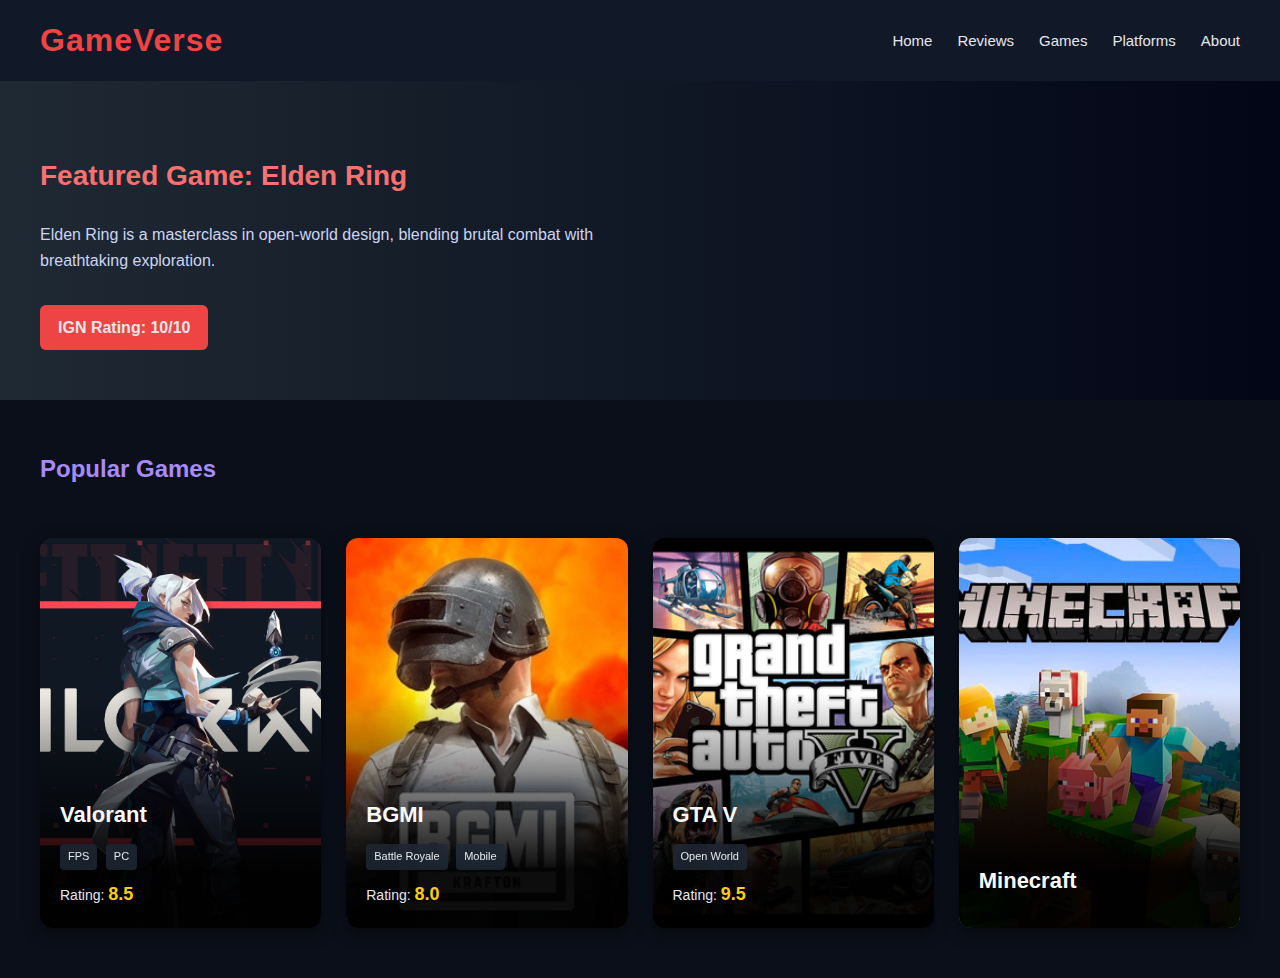
<file: index.html>
<!DOCTYPE html>
<html lang="en">
<head>
    <meta charset="UTF-8">
    <title>GameVerse | IGN-style Gaming Hub</title>
    <link rel="stylesheet" href="style.css">
</head>

<body>

<nav>
    <h1>GameVerse</h1>
    <ul>
        <li><a href="index.html">Home</a></li>
        <li><a href="reviews.html">Reviews</a></li>
        <li><a href="games.html">Games</a></li>
        <li><a href="platforms.html">Platforms</a></li>
        <li><a href="about.html">About</a></li>
    </ul>
</nav>

<main class="page">

    <section class="featured">
        <h2>Featured Game: Elden Ring</h2>
        <p>
            Elden Ring is a masterclass in open-world design, blending brutal combat
            with breathtaking exploration.
        </p>
        <div class="rating-box">IGN Rating: 10/10</div>
    </section>

    <h2 class="section-title">Popular Games</h2>

    <section class="games">
        <a href="#" class="game-link">
            <div class="game-card img-valorant">
                <div class="game-card-content">
                    <h3>Valorant</h3>
                    <div class="tags">
                        <span class="tag">FPS</span>
                        <span class="tag">PC</span>
                    </div>
                    <div class="score">Rating: <span>8.5</span></div>
                </div>
            </div>
        </a>

        <a href="#" class="game-link">
            <div class="game-card img-bgmi">
                <div class="game-card-content">
                    <h3>BGMI</h3>
                    <div class="tags">
                        <span class="tag">Battle Royale</span>
                        <span class="tag">Mobile</span>
                    </div>
                    <div class="score">Rating: <span>8.0</span></div>
                </div>
            </div>
        </a>

        <a href="#" class="game-link">
            <div class="game-card img-gta">
                <div class="game-card-content">
                    <h3>GTA V</h3>
                    <div class="tags">
                        <span class="tag">Open World</span>
                    </div>
                    <div class="score">Rating: <span>9.5</span></div>
                </div>
            </div>
        </a>

        <a href="#" class="game-link">
            <div class="game-card img-minecraft">
                <div class="game-card-content">
                    <h3>Minecraft</h3>
                    <div class="tags">
</file>
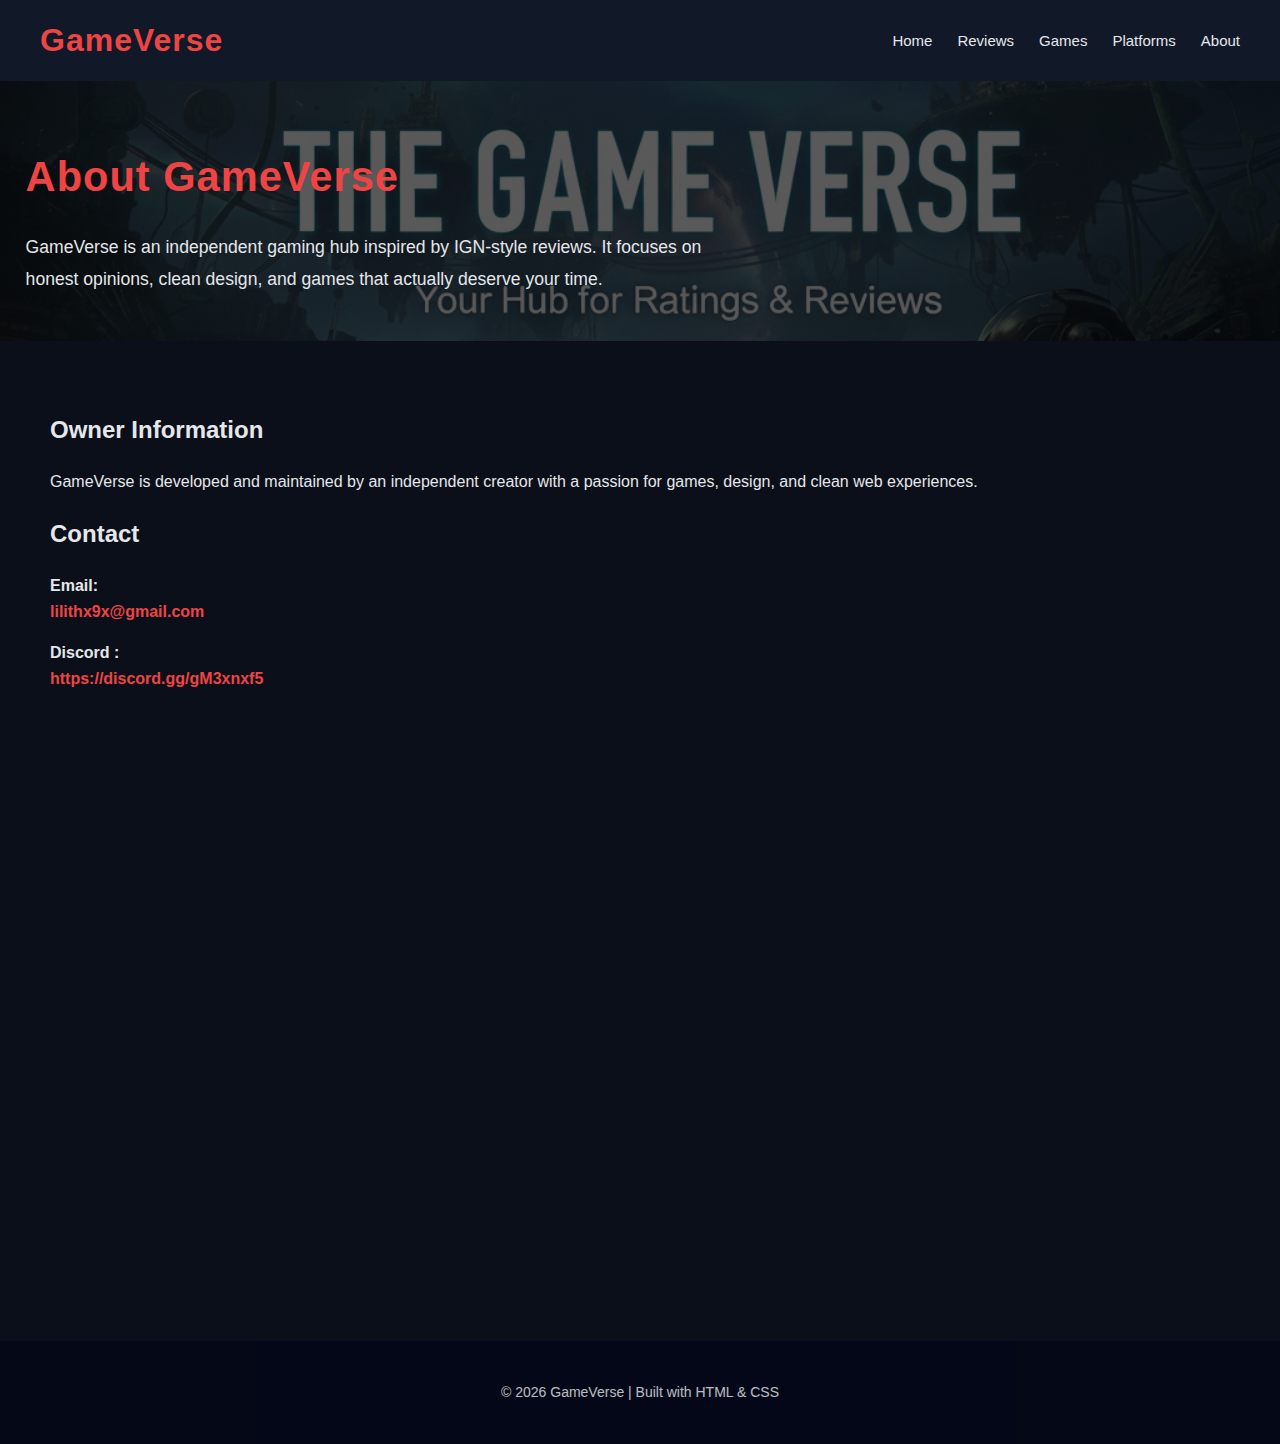
<file: about.html>
<!DOCTYPE html>
<html lang="en">
<head>
    <meta charset="UTF-8">
    <title>About | GameVerse</title>
    <link rel="stylesheet" href="style.css">
</head>

<body>

<nav>
    <h1>GameVerse</h1>
    <ul>
        <li><a href="index.html">Home</a></li>
        <li><a href="reviews.html">Reviews</a></li>
        <li><a href="games.html">Games</a></li>
        <li><a href="platforms.html">Platforms</a></li>
        <li><a href="about.html">About</a></li>
    </ul>
</nav>

<section class="about-gameverse">
    <div class = "about-content">
        <h2>About GameVerse</h2>
        <p>
            GameVerse is an independent gaming hub inspired by IGN-style reviews.
            It focuses on honest opinions, clean design, and games that actually
            deserve your time.
        </p>
    </div>
</section>

<div class="container">
    <div class="info">
        <h2>Owner Information</h2>
        <p>
            GameVerse is developed and maintained by an independent creator
            with a passion for games, design, and clean web experiences.
        </p>

        <h2>Contact</h2>

        <p>
            <strong>Email:</strong><br>
            <a href="mailto:lilithx9x@gmail.com" class="back">
                lilithx9x@gmail.com
            </a>
        </p>

        <p>
            <strong>Discord :</strong><br>
            <a href="https://discord.gg/gM3xnxf5" class="back" target="_blank">
                https://discord.gg/gM3xnxf5
            </a>
        </p>

    </div>
</div>

<footer>
    © 2026 GameVerse | Built with HTML & CSS
</footer>

</body>
</html>
</file>
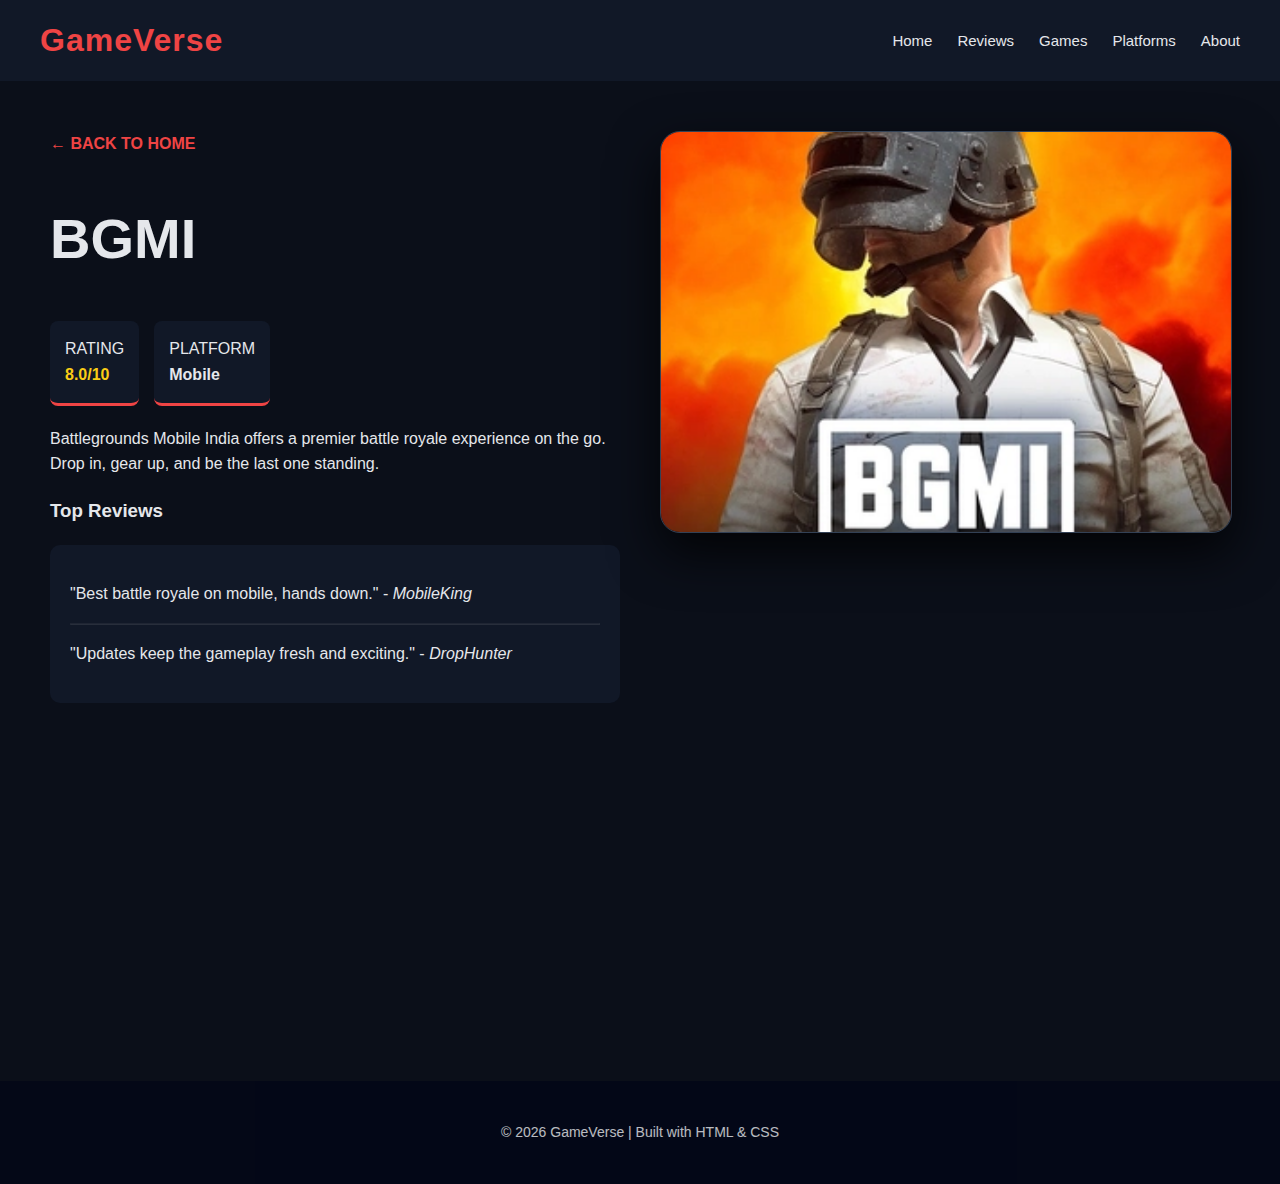
<file: bgmi.html>
<!DOCTYPE html>
<html lang="en">
<head>
    <meta charset="UTF-8">
    <title>BGMI | GameVerse</title>
    <link rel="stylesheet" href="style.css">
</head>

<body>

<nav>
    <h1>GameVerse</h1>
    <ul>
        <li><a href="index.html">Home</a></li>
        <li><a href="reviews.html">Reviews</a></li>
        <li><a href="games.html">Games</a></li>
        <li><a href="platforms.html">Platforms</a></li>
        <li><a href="about.html">About</a></li>
    </ul>
</nav>

<div class="container">
    <div class="info">
        <a href="index.html" class="back">← BACK TO HOME</a>

        <h1 style="font-size: 3.5rem;">BGMI</h1>

        <div class="stat-bar">
            <div class="stat">
                <span>RATING</span><br>
                <strong style="color:#facc15">8.0/10</strong>
            </div>
            <div class="stat">
                <span>PLATFORM</span><br>
                <strong>Mobile</strong>
            </div>
        </div>

        <p>
            Battlegrounds Mobile India offers a premier battle royale experience on the go.
            Drop in, gear up, and be the last one standing.
        </p>

        <h3>Top Reviews</h3>
        <div class="review-box">
            <p>"Best battle royale on mobile, hands down." - <em>MobileKing</em></p>
            <hr style="opacity:0.1">
            <p>"Updates keep the gameplay fresh and exciting." - <em>DropHunter</em></p>
        </div>
    </div>

    <div class="visual">
        <img src="bgmi.jpg" alt="BGMI" class="game-image">
    </div>
</div>

<footer>
    © 2026 GameVerse | Built with HTML & CSS
</footer>

</body>
</html>
</file>
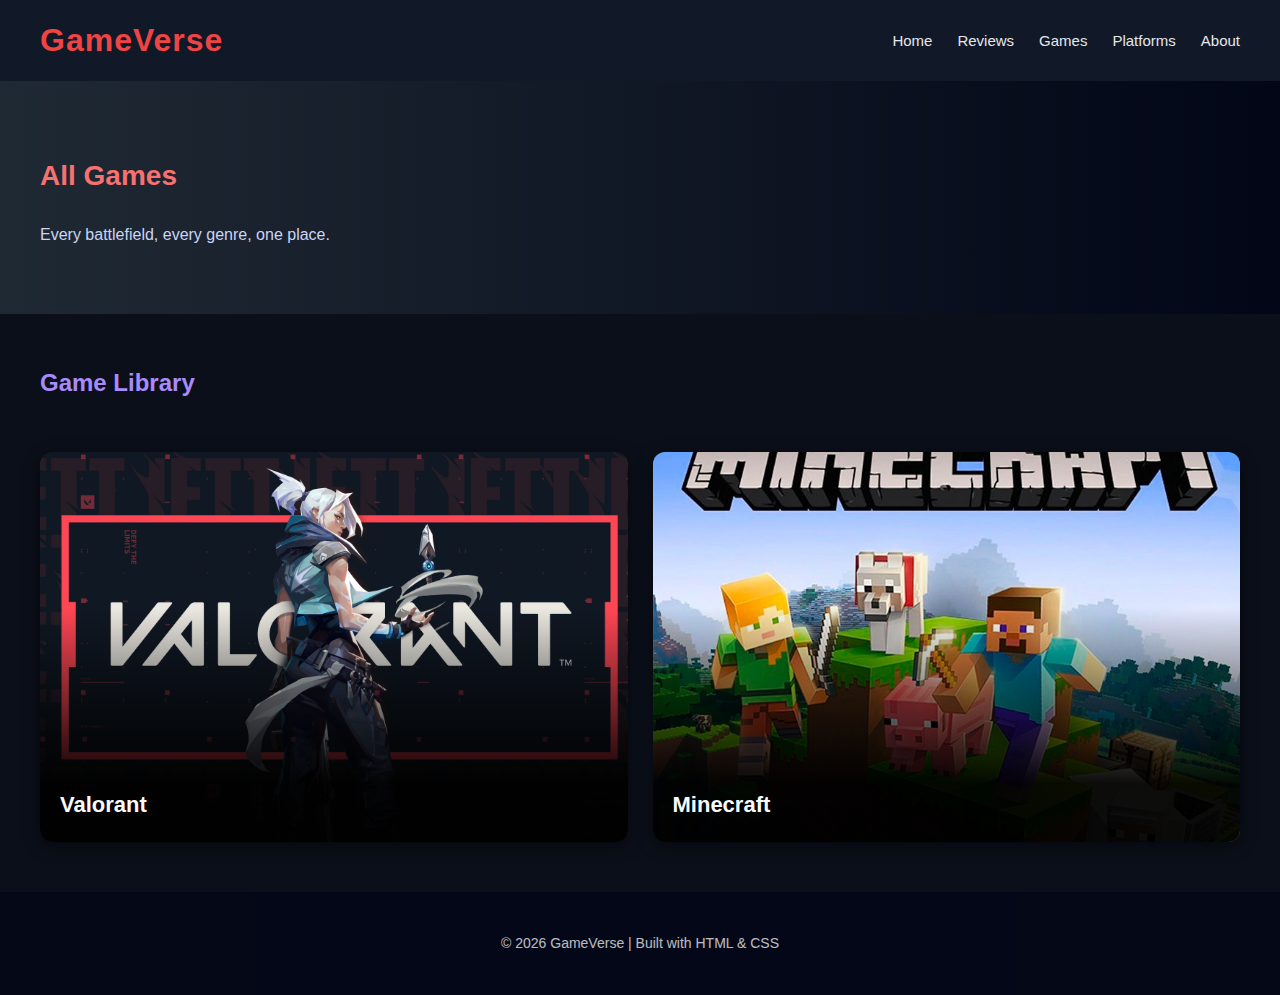
<file: games.html>
<!DOCTYPE html>
<html lang="en">
<head>
    <meta charset="UTF-8">
    <title>Games | GameVerse</title>
    <link rel="stylesheet" href="style.css">
</head>

<body>

<nav>
    <h1>GameVerse</h1>
    <ul>
        <li><a href="index.html">Home</a></li>
        <li><a href="reviews.html">Reviews</a></li>
        <li><a href="games.html">Games</a></li>
        <li><a href="platforms.html">Platforms</a></li>
        <li><a href="about.html">About</a></li>
    </ul>
</nav>

<section class="featured">
    <h2>All Games</h2>
    <p>Every battlefield, every genre, one place.</p>
</section>

<h2 class="section-title">Game Library</h2>

<section class="games">
    <a href="valorant.html" class="game-link">
        <div class="game-card img-valorant">
            <div class="game-card-content">
                <h3>Valorant</h3>
            </div>
        </div>
    </a>

    <a href="minecraft.html" class="game-link">
        <div class="game-card img-minecraft">
            <div class="game-card-content">
                <h3>Minecraft</h3>
            </div>
        </div>
    </a>
</section>

<footer>
    © 2026 GameVerse | Built with HTML & CSS
</footer>

</body>
</html>
</file>
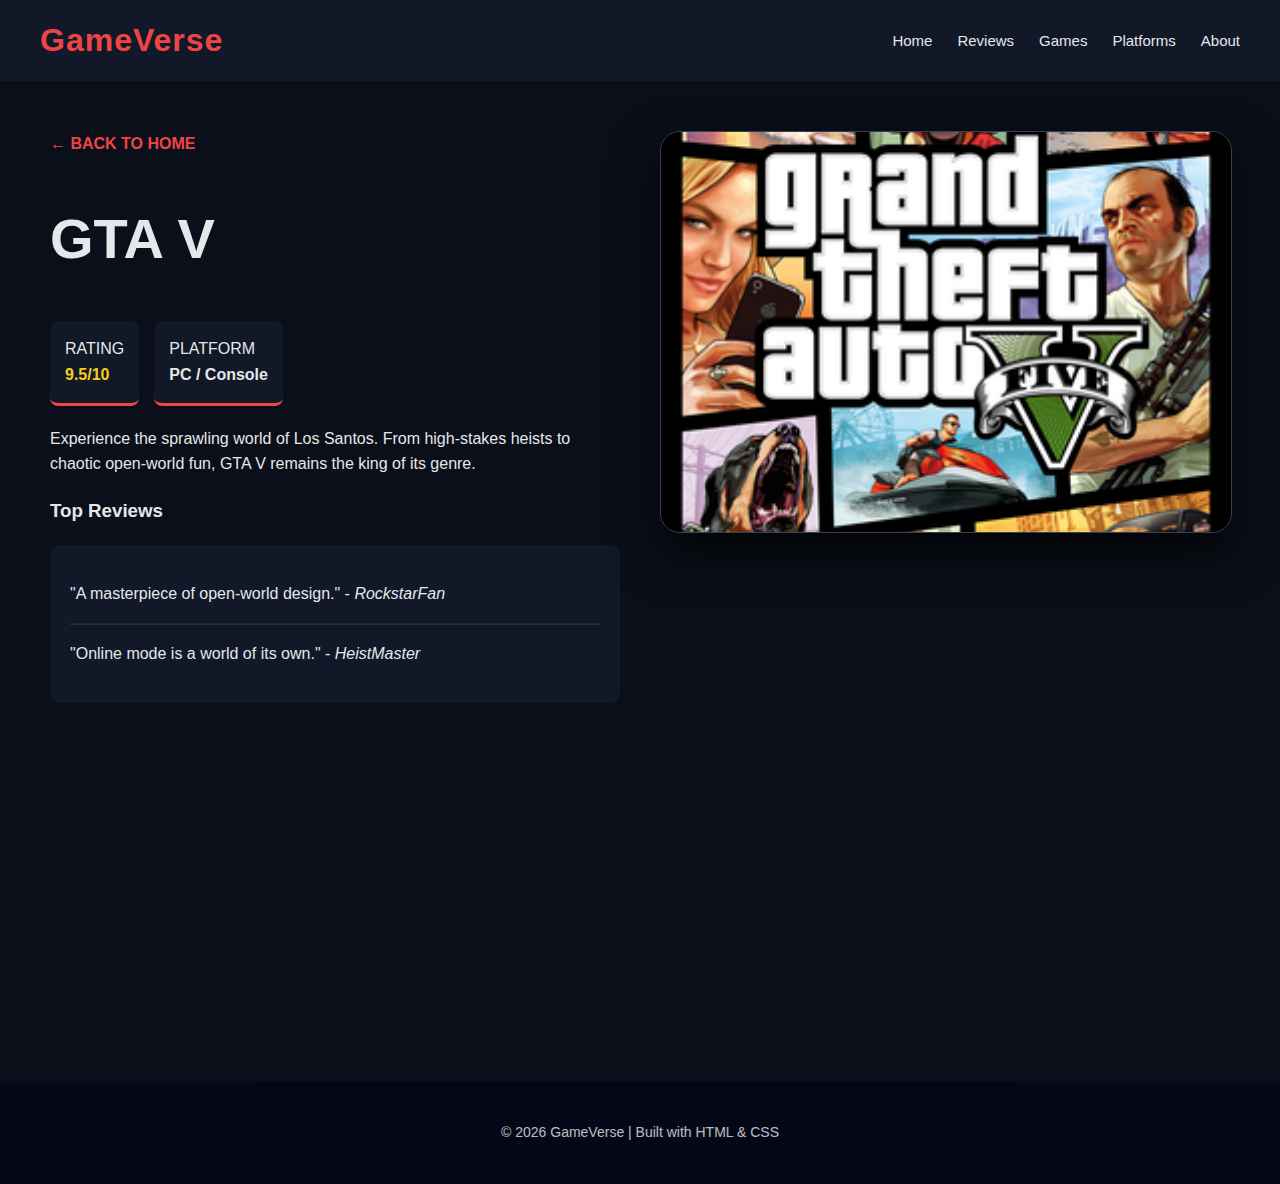
<file: gta.html>
<!DOCTYPE html>
<html lang="en">
<head>
    <meta charset="UTF-8">
    <title>GTA V | GameVerse</title>
    <link rel="stylesheet" href="style.css">
</head>

<body>

<nav>
    <h1>GameVerse</h1>
    <ul>
        <li><a href="index.html">Home</a></li>
        <li><a href="reviews.html">Reviews</a></li>
        <li><a href="games.html">Games</a></li>
        <li><a href="platforms.html">Platforms</a></li>
        <li><a href="about.html">About</a></li>
    </ul>
</nav>

<div class="container">
    <div class="info">
        <a href="index.html" class="back">← BACK TO HOME</a>

        <h1 style="font-size: 3.5rem;">GTA V</h1>

        <div class="stat-bar">
            <div class="stat">
                <span>RATING</span><br>
                <strong style="color:#facc15">9.5/10</strong>
            </div>
            <div class="stat">
                <span>PLATFORM</span><br>
                <strong>PC / Console</strong>
            </div>
        </div>

        <p>
            Experience the sprawling world of Los Santos. From high-stakes heists
            to chaotic open-world fun, GTA V remains the king of its genre.
        </p>

        <h3>Top Reviews</h3>
        <div class="review-box">
            <p>"A masterpiece of open-world design." - <em>RockstarFan</em></p>
            <hr style="opacity:0.1">
            <p>"Online mode is a world of its own." - <em>HeistMaster</em></p>
        </div>
    </div>

    <div class="visual">
        <img src="gta.jpg" alt="GTA V" class="game-image">
    </div>
</div>

<footer>
    © 2026 GameVerse | Built with HTML & CSS
</footer>

</body>
</html>
</file>
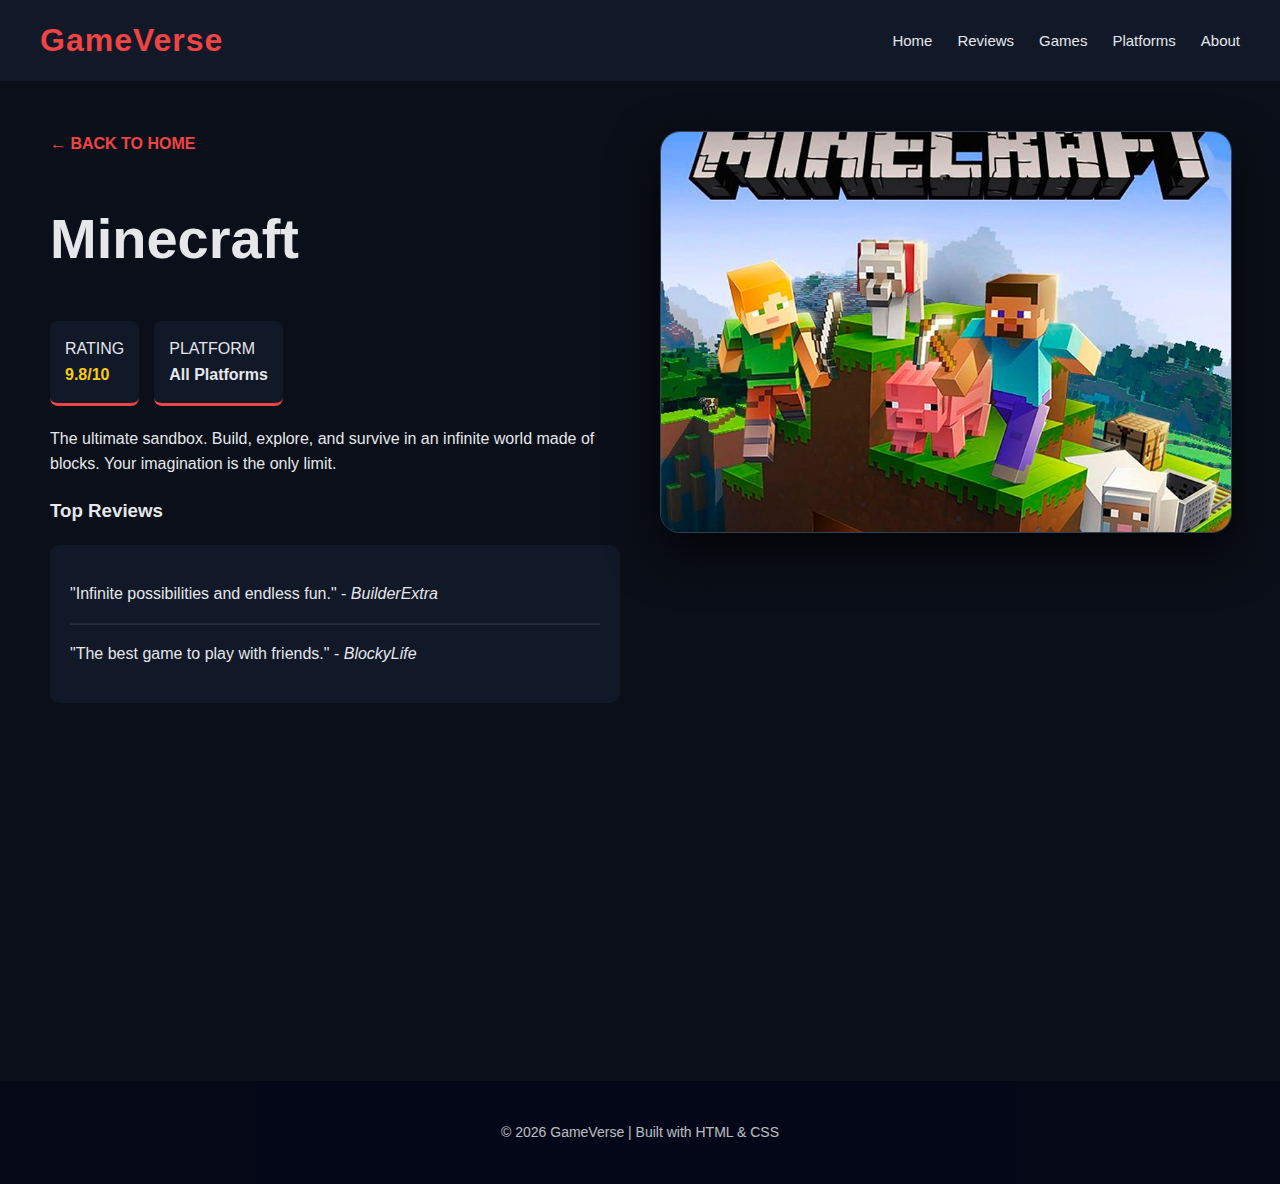
<file: minecraft.html>
<!DOCTYPE html>
<html lang="en">
<head>
    <meta charset="UTF-8">
    <title>Minecraft | GameVerse</title>
    <link rel="stylesheet" href="style.css">
</head>

<body>

<nav>
    <h1>GameVerse</h1>
    <ul>
        <li><a href="index.html">Home</a></li>
        <li><a href="reviews.html">Reviews</a></li>
        <li><a href="games.html">Games</a></li>
        <li><a href="platforms.html">Platforms</a></li>
        <li><a href="about.html">About</a></li>
    </ul>
</nav>

<div class="container">
    <div class="info">
        <a href="index.html" class="back">← BACK TO HOME</a>

        <h1 style="font-size: 3.5rem;">Minecraft</h1>

        <div class="stat-bar">
            <div class="stat">
                <span>RATING</span><br>
                <strong style="color:#facc15">9.8/10</strong>
            </div>
            <div class="stat">
                <span>PLATFORM</span><br>
                <strong>All Platforms</strong>
            </div>
        </div>

        <p>
            The ultimate sandbox. Build, explore, and survive in an infinite world
            made of blocks. Your imagination is the only limit.
        </p>

        <h3>Top Reviews</h3>
        <div class="review-box">
            <p>"Infinite possibilities and endless fun." - <em>BuilderExtra</em></p>
            <hr style="opacity:0.1">
            <p>"The best game to play with friends." - <em>BlockyLife</em></p>
        </div>
    </div>

    <div class="visual">
        <img src="minecraft.jpg" alt="Minecraft" class="game-image">
    </div>
</div>

<footer>
    © 2026 GameVerse | Built with HTML & CSS
</footer>

</body>
</html>
</file>
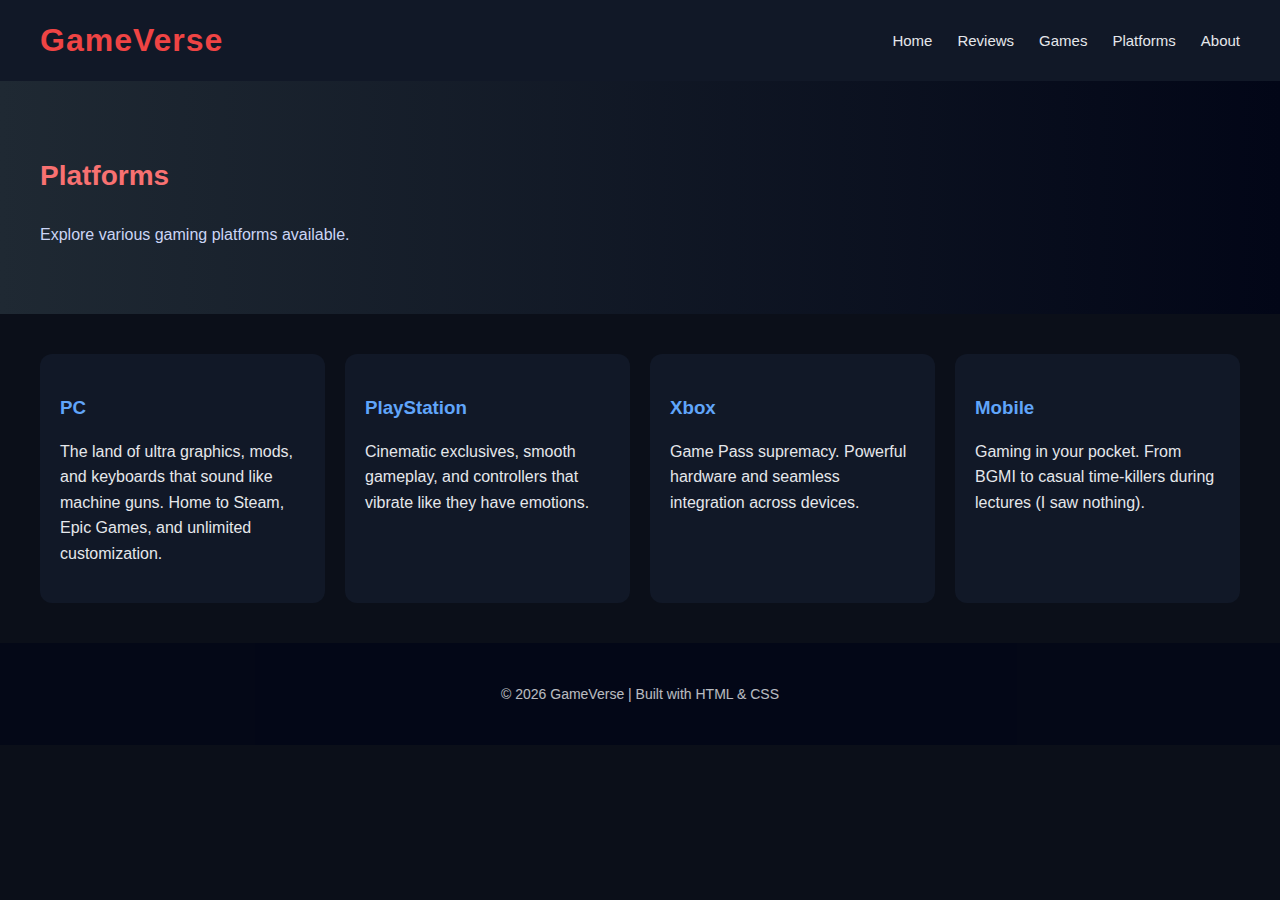
<file: platforms.html>
<!DOCTYPE html>
<html lang="en">
<head>
    <meta charset="UTF-8">
    <meta name="viewport" content="width=device-width, initial-scale=1.0">
    <title>Platforms | GameVerse</title>
    <link rel="stylesheet" href="./style.css">
</head>

<body>

<nav>
    <h1>GameVerse</h1>
    <ul>
        <li><a href="index.html">Home</a></li>
        <li><a href="reviews.html">Reviews</a></li>
        <li><a href="games.html">Games</a></li>
        <li><a href="platforms.html">Platforms</a></li>
        <li><a href="about.html">About</a></li>
    </ul>
</nav>

<section class="featured">
    <h2>Platforms</h2>
    <p>Explore various gaming platforms available.</p>
    
</section>

<section class="platforms">
    <div class="platform-card">
        <h3>PC</h3>
        <p>
            The land of ultra graphics, mods, and keyboards that sound like machine guns.
            Home to Steam, Epic Games, and unlimited customization.
        </p>
    </div>

    <div class="platform-card">
        <h3>PlayStation</h3>
        <p>
            Cinematic exclusives, smooth gameplay, and controllers that vibrate
            like they have emotions.
        </p>
    </div>

    <div class="platform-card">
        <h3>Xbox</h3>
        <p>
            Game Pass supremacy. Powerful hardware and seamless integration
            across devices.
        </p>
    </div>

    <div class="platform-card">
        <h3>Mobile</h3>
        <p>
            Gaming in your pocket. From BGMI to casual time-killers during lectures
            (I saw nothing).
        </p>
    </div>
</section>

<footer>
    © 2026 GameVerse | Built with HTML & CSS
</footer>

</body>
</html>
</file>
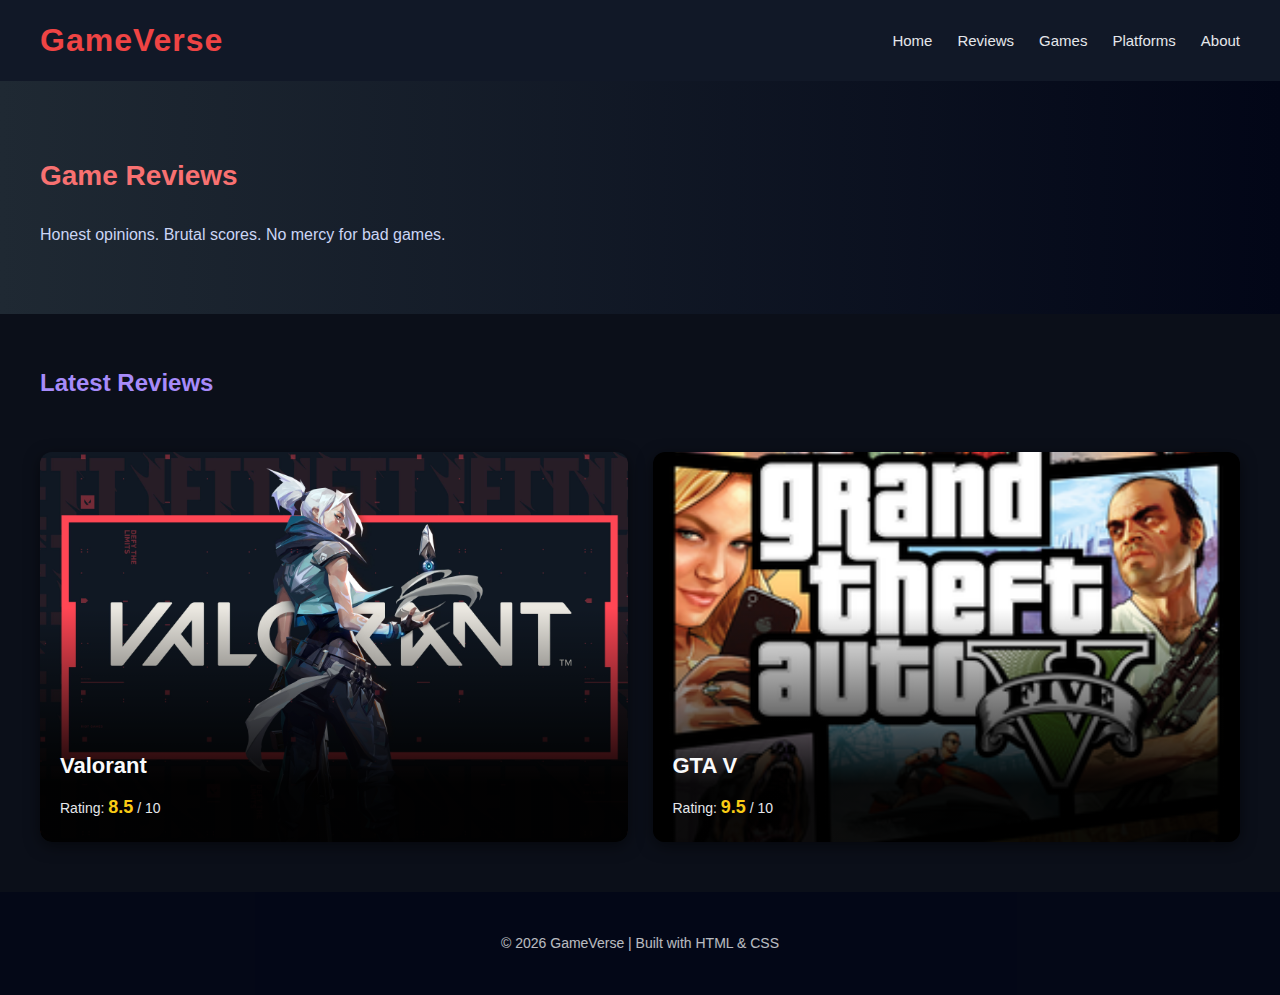
<file: reviews.html>
<!DOCTYPE html>
<html lang="en">
<head>
    <meta charset="UTF-8">
    <title>Reviews | GameVerse</title>
    <link rel="stylesheet" href="style.css">
</head>

<body>

<nav>
    <h1>GameVerse</h1>
    <ul>
        <li><a href="index.html">Home</a></li>
        <li><a href="reviews.html">Reviews</a></li>
        <li><a href="games.html">Games</a></li>
        <li><a href="platforms.html">Platforms</a></li>
        <li><a href="about.html">About</a></li>
    </ul>
</nav>

<section class="featured">
    <h2>Game Reviews</h2>
    <p>
        Honest opinions. Brutal scores. No mercy for bad games.
    </p>
</section>

<h2 class="section-title">Latest Reviews</h2>

<section class="games">
    <a href="valorant.html" class="game-link">
        <div class="game-card img-valorant">
            <div class="game-card-content">
                <h3>Valorant</h3>
                <div class="score">Rating: <span>8.5</span> / 10</div>
            </div>
        </div>
    </a>

    <a href="gta.html" class="game-link">
        <div class="game-card img-gta">
            <div class="game-card-content">
                <h3>GTA V</h3>
                <div class="score">Rating: <span>9.5</span> / 10</div>
            </div>
        </div>
    </a>
</section>

<footer>
    © 2026 GameVerse | Built with HTML & CSS
</footer>

</body>
</html>
</file>
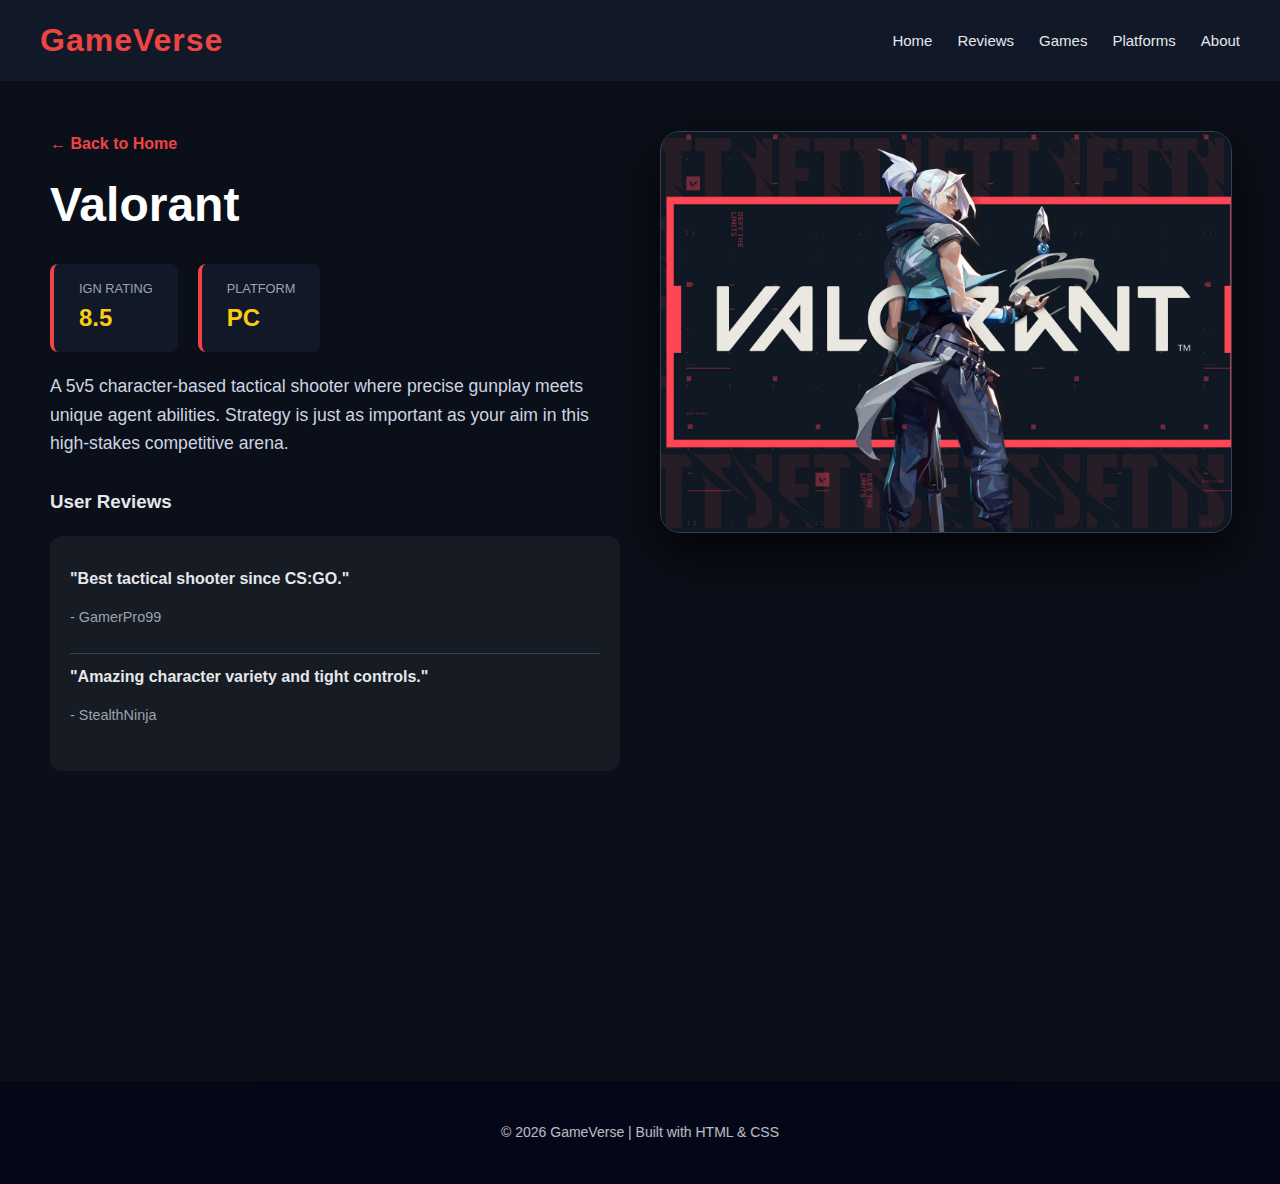
<file: valorant.html>
<!DOCTYPE html>
<html lang="en">
<head>
    <meta charset="UTF-8">
    <title>Valorant | GameVerse Details</title>
    <link rel="stylesheet" href="style.css">
</head>
<body>

<nav>
    <h1>GameVerse</h1>
    <ul>
        <li><a href="index.html">Home</a></li>
        <li><a href="reviews.html">Reviews</a></li>
        <li><a href="games.html">Games</a></li>
        <li><a href="platforms.html">Platforms</a></li>
        <li><a href="about.html">About</a></li>
    </ul>
</nav>

<div class="container">
    <div class="info-section">
        <a href="index.html" class="back-btn">← Back to Home</a>
        <h1>Valorant</h1>
        
        <div class="stats">
            <div class="stat-box">
                <span>IGN RATING</span>
                <strong>8.5</strong>
            </div>
            <div class="stat-box">
                <span>PLATFORM</span>
                <strong>PC</strong>
            </div>
        </div>

        <p class="description">
            A 5v5 character-based tactical shooter where precise gunplay meets unique agent abilities. 
            Strategy is just as important as your aim in this high-stakes competitive arena.
        </p>

        <h3>User Reviews</h3>
        <div class="reviews">
            <div class="review-item">
                <strong>"Best tactical shooter since CS:GO."</strong>
                <p>- GamerPro99</p>
            </div>
            <div class="review-item">
                <strong>"Amazing character variety and tight controls."</strong>
                <p>- StealthNinja</p>
            </div>
        </div>
    </div>

    <div class="image-section">
        <img src="valorant.jpg" alt="Valorant Gameplay">
    </div>
</div>

<footer>
    © 2026 GameVerse | Built with HTML & CSS
</footer>

</body>
</html>
</file>
<file: style.css>
body {
    margin: 0;
    font-family: Arial, Helvetica, sans-serif;
    background-color: #0b0f19;
    color: #e5e7eb;
    line-height: 1.6;
}
nav {
    background-color: #111827;
    padding: 15px 40px;
    display: flex;
    justify-content: space-between;
    align-items: center;
}
nav h1 {
    margin: 0;
    color: #ef4444;
    letter-spacing: 1px;
}
nav ul {
    list-style: none;
    display: flex;
    gap: 25px;
    margin: 0;
    padding: 0;
}
nav ul li a {
    text-decoration: none;
    color: #e5e7eb;
    font-size: 15px;
    transition: color 0.3s;
}
nav ul li a:hover {
    color: #ef4444;
}
.featured {
    background: linear-gradient(to right, #1f2933, #020617);
    padding: 50px 40px;
}
.featured h2 {
    color: #f87171;
    font-size: 28px;
}
.featured p {
    max-width: 600px;
    line-height: 1.6;
    color: #cbd5f5;
}
.rating-box {
    display: inline-block;
    background-color: #ef4444;
    padding: 10px 18px;
    font-weight: bold;
    border-radius: 6px;
    margin-top: 15px;
}
.section-title {
    padding: 30px 40px 10px;
    font-size: 24px;
    color: #a78bfa;
}
.games {
    display: grid;
    grid-template-columns: repeat(auto-fit, minmax(280px, 1fr));
    gap: 25px;
    padding: 20px 40px 50px;
}
.game-link {
    text-decoration: none;
    color: inherit;
}
.game-card {
    position: relative;
    height: 350px;
    border-radius: 12px;
    overflow: hidden;
    display: flex;
    flex-direction: column;
    justify-content: flex-end;
    padding: 20px;
    box-shadow: 0 4px 15px rgba(0,0,0,0.5);
    background-size: cover;         
    background-position: center;    
    background-repeat: no-repeat;
    
    transition: transform 0.3s ease, box-shadow 0.3s ease;
}
.game-card:hover {
    transform: translateY(-8px);
    box-shadow: 0 12px 30px rgba(239, 68, 68, 0.4);
}
.game-card::after {
    content: "";
    position: absolute;
    top: 0; left: 0; width: 100%; height: 100%;
    background: linear-gradient(to top, rgba(0,0,0,0.95) 15%, transparent 60%);
    z-index: 1;
}
.game-card-content {
    position: relative;
    z-index: 2;
}
.game-card h3 {
    margin: 0;
    color: #f9fafb;
    font-size: 22px;
}
.tags {
    margin: 10px 0;
}
.tag {
    display: inline-block;
    background-color: rgba(31, 41, 55, 0.8);
    padding: 4px 8px;
    font-size: 11px;
    border-radius: 4px;
    margin-right: 4px;
    backdrop-filter: blur(4px);
}
.score {
    margin-top: 10px;
    font-size: 14px;
}
.score span {
    color: #facc15;
    font-weight: bold;
    font-size: 18px;
}
.img-valorant { background-image: url('valorant.jpg'); }
.img-bgmi { background-image: url('bgmi.jpg'); }
.img-gta { background-image: url('gta.jpg'); }
.img-minecraft { background-image: url('minecraft.jpg'); }
.container {
    display: flex;
    padding: 50px;
    gap: 40px;
    min-height: 100vh;
}
.info, .info-section {
    flex: 1;
}
.visual, .image-section {
    flex: 1;
    text-align: right;
}
.visual img,
.image-section img {
    width: 100%;
    max-width: 600px;
    height: 400px;
    object-fit: cover;
    border-radius: 20px;
    box-shadow: 0 20px 50px rgba(0,0,0,0.8);
    border: 1px solid #334155;
}
.back, .back-btn {
    color: #ef4444;
    text-decoration: none;
    font-weight: bold;
}
footer {
    background-color: #020617;
    text-align: center;
    padding: 40px;
    font-size: 14px;
    opacity: 0.8;
}
.game-image {
    width: 100%;
    max-width: 400px;
    border-radius: 20px;
    box-shadow: 0 20px 50px rgba(0,0,0,0.8);
    border: 1px solid #334155;
}

.platforms {
    display: grid;
    grid-template-columns: repeat(auto-fit, minmax(250px, 1fr));
    gap: 20px;
    padding: 40px;
}

.platform-card {
    background-color: #111827;
    border-radius: 12px;
    padding: 20px;
    transition: transform 0.3s ease;
}

.platform-card:hover {
    transform: translateY(-5px);
}

.platform-card h3 {
    margin-bottom: 10px;
    color: #60a5fa;
}

.stat-bar {
    display: flex;
    gap: 15px;
    margin: 20px 0;
}

.stat {
    background: #111827;
    padding: 15px;
    border-radius: 8px;
    border-bottom: 3px solid #ef4444;
}

.review-box {
    background: #111827;
    padding: 20px;
    border-radius: 10px;
    margin-top: 20px;
}
.info-section h1 { font-size: 3rem; color: #fff; margin: 10px 0; }
.stats { display: flex; gap: 20px; margin: 20px 0; }
        
.stat-box {
    background: #111827;
    padding: 15px 25px;
    border-radius: 8px;
    border-left: 4px solid #ef4444;
}

.stat-box span { display: block; font-size: 0.8rem; color: #9ca3af; }
.stat-box strong { font-size: 1.5rem; color: #facc15; }

.description { font-size: 1.1rem; color: #cbd5e1; margin-bottom: 30px; }

.reviews {
    background: rgba(255,255,255,0.05);
    padding: 20px;
    border-radius: 12px;
}

.review-item { border-bottom: 1px solid #334155; padding: 10px 0; }
.review-item:last-child { border: none; }
.review-item p { font-size: 0.9rem; color: #9ca3af; }

@media (max-width: 900px) {
    .container { flex-direction: column-reverse; padding: 20px; }
    .image-section { text-align: center; }
}

/* ABOUT SECTION */

.about-gameverse {
    position: relative;

    background:
        linear-gradient(rgba(0,0,0,0.65), rgba(0,0,0,0.65)),
        url("about.png") center / cover no-repeat;

    padding: 28px 2%;
}
/* Text container */
.about-content {
    max-width: 720px;
}

/* Heading */
.about-gameverse h2 {
    font-size: 2.6rem;
    color: #ef4444;
    margin-bottom: 22px;
    letter-spacing: 1px;
}

/* Paragraph */
.about-gameverse p {
    font-size: 1.1rem;
    line-height: 1.8;
    color: #e5e7eb;
}
</file>
